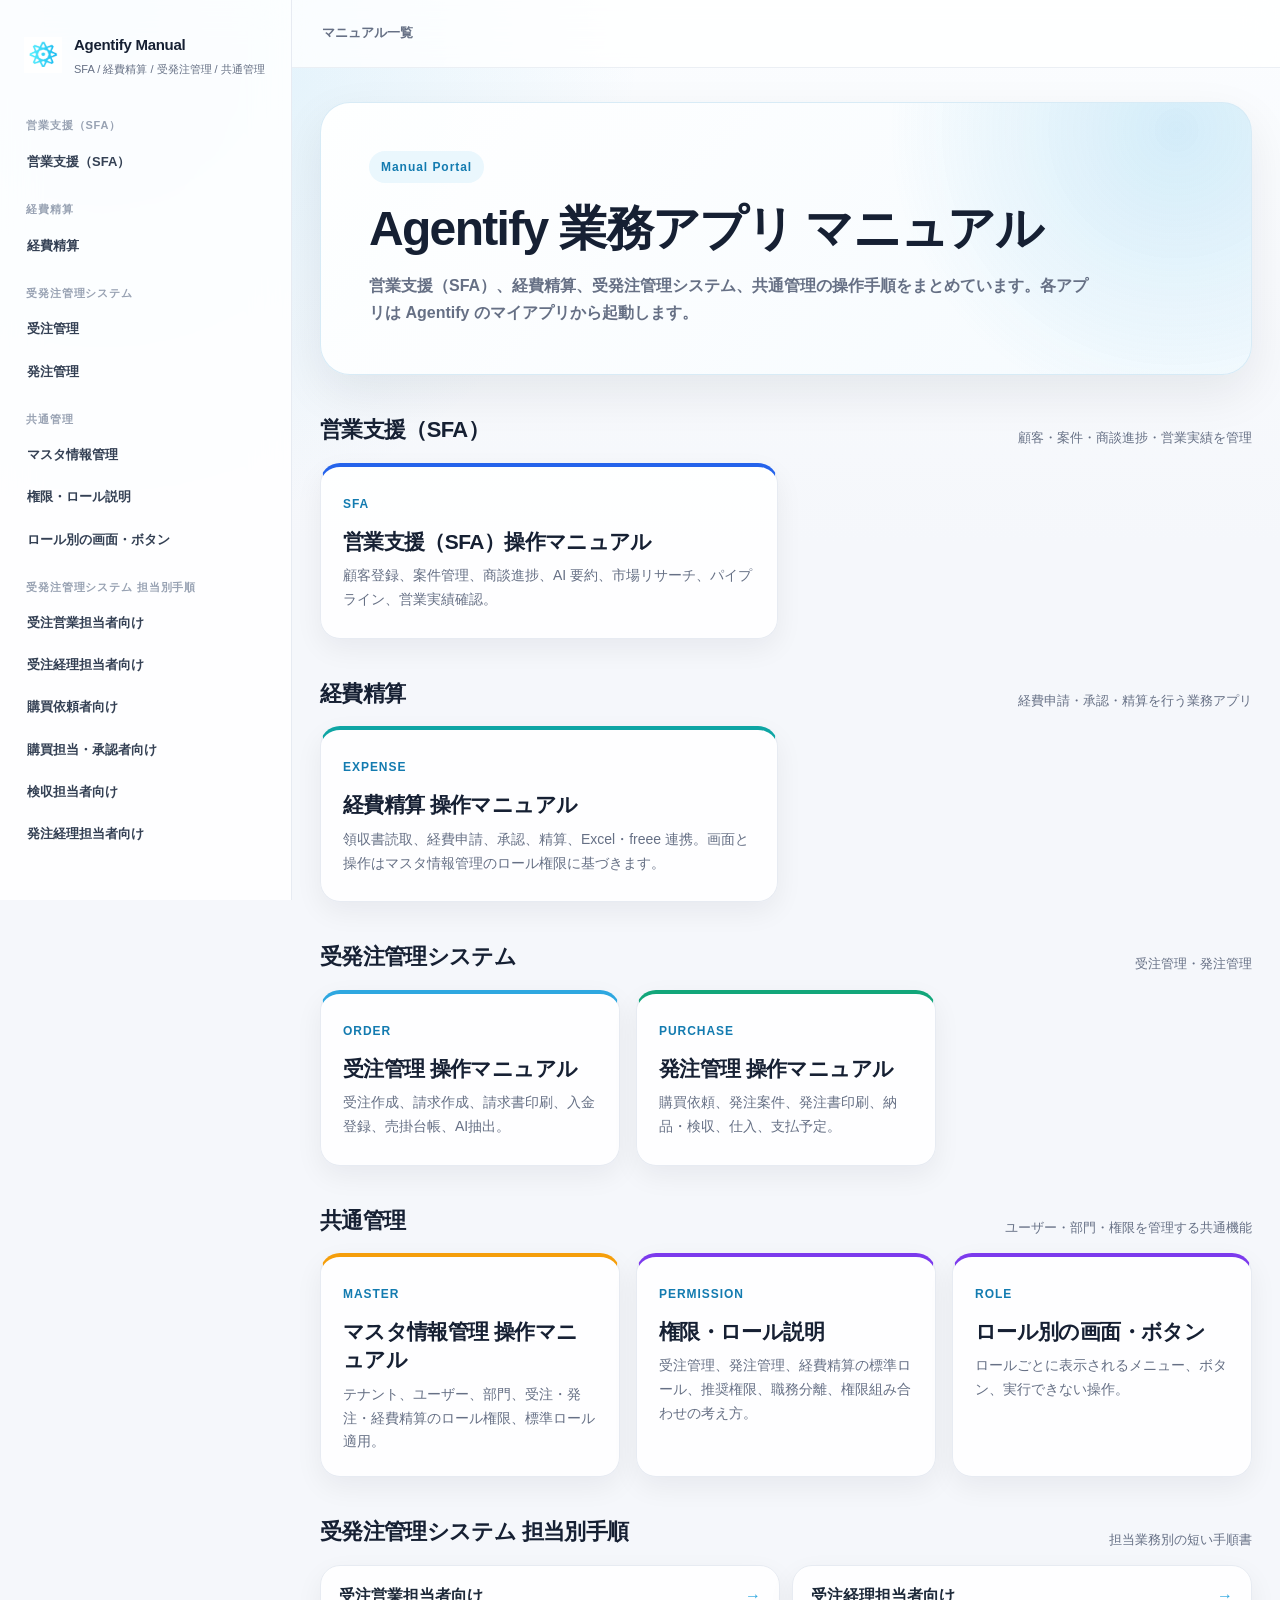
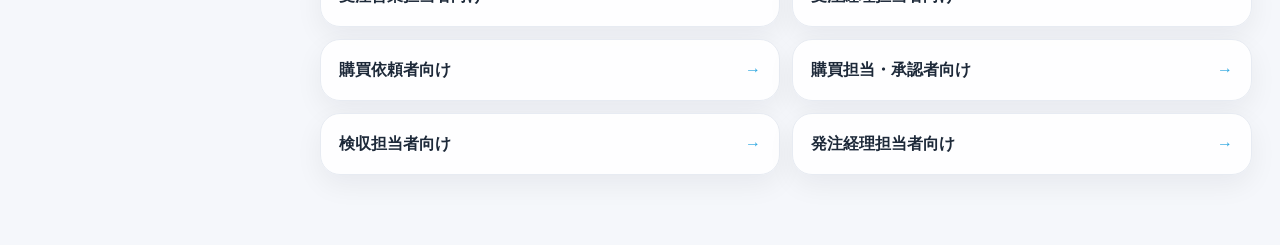
<file: manuals/index.html>
<!doctype html>
<html lang="ja">
<head>
  <meta charset="utf-8">
  <meta name="viewport" content="width=device-width, initial-scale=1">
  <title>Agentify 業務アプリ マニュアル</title>
  <link rel="stylesheet" href="./manual-site.css">
</head>
<body>
  <div class="shell">
    <aside class="sidebar">
      <a class="brand" href="./index.html">
        <img class="brand-logo" src="./logo.png" alt="Agentify">
        <span>
          <strong>Agentify Manual</strong>
          <small>SFA / 経費精算 / 受発注管理 / 共通管理</small>
        </span>
      </a>

      <nav class="nav" aria-label="マニュアルメニュー">
        <p class="nav-label">営業支援（SFA）</p>
        <a href="#/sfa-management-manual.md" data-doc="sfa-management-manual.md">営業支援（SFA）</a>

        <p class="nav-label">経費精算</p>
        <a href="#/expense-management-manual.md" data-doc="expense-management-manual.md">経費精算</a>

        <p class="nav-label">受発注管理システム</p>
        <a href="#/order-management-manual.md" data-doc="order-management-manual.md">受注管理</a>
        <a href="#/purchase-management-manual.md" data-doc="purchase-management-manual.md">発注管理</a>

        <p class="nav-label">共通管理</p>
        <a href="#/master-management-manual.md" data-doc="master-management-manual.md">マスタ情報管理</a>
        <a href="#/role-permission-guide.md" data-doc="role-permission-guide.md">権限・ロール説明</a>
        <a href="#/role-based-operation-guide.md" data-doc="role-based-operation-guide.md">ロール別の画面・ボタン</a>

        <p class="nav-label">受発注管理システム 担当別手順</p>
        <a href="#/quick-guides/order-sales-quick-guide.md" data-doc="quick-guides/order-sales-quick-guide.md">受注営業担当者向け</a>
        <a href="#/quick-guides/order-accounting-quick-guide.md" data-doc="quick-guides/order-accounting-quick-guide.md">受注経理担当者向け</a>
        <a href="#/quick-guides/purchase-requester-quick-guide.md" data-doc="quick-guides/purchase-requester-quick-guide.md">購買依頼者向け</a>
        <a href="#/quick-guides/purchase-manager-quick-guide.md" data-doc="quick-guides/purchase-manager-quick-guide.md">購買担当・承認者向け</a>
        <a href="#/quick-guides/purchase-inspection-quick-guide.md" data-doc="quick-guides/purchase-inspection-quick-guide.md">検収担当者向け</a>
        <a href="#/quick-guides/purchase-accounting-quick-guide.md" data-doc="quick-guides/purchase-accounting-quick-guide.md">発注経理担当者向け</a>

      </nav>
    </aside>

    <main class="main">
      <header class="topbar">
        <button class="menu-button" type="button" aria-label="メニューを開く">☰</button>
        <div class="crumb" id="breadcrumb">マニュアル一覧</div>
      </header>

      <section id="home" class="home">
        <div class="hero">
          <span class="eyebrow">Manual Portal</span>
          <h1>Agentify 業務アプリ マニュアル</h1>
          <p>営業支援（SFA）、経費精算、受発注管理システム、共通管理の操作手順をまとめています。各アプリは Agentify のマイアプリから起動します。</p>
        </div>

        <div class="section-title">
          <span>営業支援（SFA）</span>
          <small>顧客・案件・商談進捗・営業実績を管理</small>
        </div>
        <div class="card-grid compact">
          <a class="doc-card accent-sfa" href="#/sfa-management-manual.md">
            <span>SFA</span>
            <strong>営業支援（SFA）操作マニュアル</strong>
            <p>顧客登録、案件管理、商談進捗、AI 要約、市場リサーチ、パイプライン、営業実績確認。</p>
          </a>
        </div>

        <div class="section-title">
          <span>経費精算</span>
          <small>経費申請・承認・精算を行う業務アプリ</small>
        </div>
        <div class="card-grid compact">
          <a class="doc-card accent-expense" href="#/expense-management-manual.md">
            <span>Expense</span>
            <strong>経費精算 操作マニュアル</strong>
            <p>領収書読取、経費申請、承認、精算、Excel・freee 連携。画面と操作はマスタ情報管理のロール権限に基づきます。</p>
          </a>
        </div>

        <div class="section-title">
          <span>受発注管理システム</span>
          <small>受注管理・発注管理</small>
        </div>
        <div class="card-grid">
          <a class="doc-card accent-order" href="#/order-management-manual.md">
            <span>Order</span>
            <strong>受注管理 操作マニュアル</strong>
            <p>受注作成、請求作成、請求書印刷、入金登録、売掛台帳、AI抽出。</p>
          </a>
          <a class="doc-card accent-purchase" href="#/purchase-management-manual.md">
            <span>Purchase</span>
            <strong>発注管理 操作マニュアル</strong>
            <p>購買依頼、発注案件、発注書印刷、納品・検収、仕入、支払予定。</p>
          </a>
        </div>

        <div class="section-title">
          <span>共通管理</span>
          <small>ユーザー・部門・権限を管理する共通機能</small>
        </div>
        <div class="card-grid">
          <a class="doc-card accent-master" href="#/master-management-manual.md">
            <span>Master</span>
            <strong>マスタ情報管理 操作マニュアル</strong>
            <p>テナント、ユーザー、部門、受注・発注・経費精算のロール権限、標準ロール適用。</p>
          </a>
          <a class="doc-card accent-role" href="#/role-permission-guide.md">
            <span>Permission</span>
            <strong>権限・ロール説明</strong>
            <p>受注管理、発注管理、経費精算の標準ロール、推奨権限、職務分離、権限組み合わせの考え方。</p>
          </a>
          <a class="doc-card accent-role" href="#/role-based-operation-guide.md">
            <span>Role</span>
            <strong>ロール別の画面・ボタン</strong>
            <p>ロールごとに表示されるメニュー、ボタン、実行できない操作。</p>
          </a>
        </div>

        <div class="section-title">
          <span>受発注管理システム 担当別手順</span>
          <small>担当業務別の短い手順書</small>
        </div>
        <div class="quick-grid">
          <a href="#/quick-guides/order-sales-quick-guide.md">受注営業担当者向け</a>
          <a href="#/quick-guides/order-accounting-quick-guide.md">受注経理担当者向け</a>
          <a href="#/quick-guides/purchase-requester-quick-guide.md">購買依頼者向け</a>
          <a href="#/quick-guides/purchase-manager-quick-guide.md">購買担当・承認者向け</a>
          <a href="#/quick-guides/purchase-inspection-quick-guide.md">検収担当者向け</a>
          <a href="#/quick-guides/purchase-accounting-quick-guide.md">発注経理担当者向け</a>
        </div>
      </section>

      <article id="document" class="document" hidden></article>
    </main>
  </div>

  <div class="overlay" hidden></div>
  <script src="./manual-site.js"></script>
</body>
</html>
</file>
<file: manuals/manual-site.css>
:root {
  --bg: #f5f7fb;
  --panel: #ffffff;
  --text: #162033;
  --muted: #667085;
  --line: #e7ebf2;
  --blue: #2ea7e0;
  --blue-dark: #137bb0;
  --green: #12a67a;
  --orange: #f59e0b;
  --shadow: 0 18px 48px rgba(17, 24, 39, 0.08);
}

* { box-sizing: border-box; }

body {
  margin: 0;
  color: var(--text);
  background:
    radial-gradient(circle at 8% 0%, rgba(46, 167, 224, 0.16), transparent 34rem),
    linear-gradient(180deg, #fbfdff 0%, var(--bg) 34rem);
  font-family: -apple-system, BlinkMacSystemFont, "Segoe UI", "Hiragino Kaku Gothic ProN", "Yu Gothic", "Noto Sans JP", sans-serif;
  line-height: 1.7;
  -webkit-font-smoothing: antialiased;
  text-rendering: optimizeLegibility;
}

a { color: inherit; }

.shell {
  display: grid;
  grid-template-columns: 292px minmax(0, 1fr);
  min-height: 100vh;
}

.sidebar {
  position: sticky;
  top: 0;
  height: 100vh;
  padding: 22px 16px;
  border-right: 1px solid var(--line);
  background: rgba(255, 255, 255, 0.86);
  backdrop-filter: blur(18px);
  overflow-y: auto;
}

.brand {
  display: flex;
  align-items: center;
  gap: 12px;
  padding: 10px 8px 20px;
  text-decoration: none;
}

.brand-mark {
  display: grid;
  place-items: center;
  width: 38px;
  height: 38px;
  border-radius: 13px;
  color: #fff;
  background: linear-gradient(135deg, var(--blue), var(--blue-dark));
  font-weight: 900;
  box-shadow: 0 12px 26px rgba(46, 167, 224, 0.28);
}

.brand-logo {
  width: 38px;
  height: 38px;
  object-fit: contain;
  flex: 0 0 auto;
}

.brand strong {
  display: block;
  font-size: 15px;
  letter-spacing: -0.02em;
}

.brand small {
  display: block;
  margin-top: 2px;
  color: var(--muted);
  font-size: 11px;
}

.nav-label {
  margin: 18px 10px 7px;
  color: #98a2b3;
  font-size: 11px;
  font-weight: 800;
  letter-spacing: 0.08em;
}

.nav a {
  display: block;
  margin: 2px 0;
  padding: 9px 11px;
  border-radius: 11px;
  color: #344054;
  text-decoration: none;
  font-size: 13px;
  font-weight: 650;
}

.nav a:hover {
  background: #f0f7fc;
  color: var(--blue-dark);
}

.nav a.active {
  background: #e9f7fd;
  color: var(--blue-dark);
}

.main {
  min-width: 0;
}

.topbar {
  position: sticky;
  top: 0;
  z-index: 10;
  display: flex;
  align-items: center;
  justify-content: space-between;
  gap: 14px;
  min-height: 68px;
  padding: 14px 30px;
  border-bottom: 1px solid rgba(231, 235, 242, 0.8);
  background: rgba(255, 255, 255, 0.78);
  backdrop-filter: blur(18px);
}

.menu-button {
  display: none;
  width: 38px;
  height: 38px;
  border: 1px solid var(--line);
  border-radius: 12px;
  background: #fff;
  color: var(--text);
  font-size: 18px;
}

.crumb {
  color: var(--muted);
  font-size: 13px;
  font-weight: 700;
}

.home,
.document {
  width: min(1080px, calc(100% - 56px));
  margin: 0 auto;
  padding: 34px 0 70px;
}

.hero {
  padding: 48px;
  border: 1px solid rgba(214, 234, 246, 0.95);
  border-radius: 30px;
  background:
    radial-gradient(circle at 92% 10%, rgba(46, 167, 224, 0.18), transparent 18rem),
    linear-gradient(135deg, rgba(255, 255, 255, 0.94), rgba(244, 250, 254, 0.94));
  box-shadow: var(--shadow);
}

.eyebrow {
  display: inline-flex;
  padding: 6px 12px;
  border-radius: 999px;
  color: var(--blue-dark);
  background: #eaf7fd;
  font-size: 12px;
  font-weight: 900;
  letter-spacing: 0.08em;
}

.hero h1 {
  margin: 18px 0 14px;
  max-width: 820px;
  font-size: clamp(30px, 4.1vw, 48px);
  line-height: 1.18;
  letter-spacing: -0.035em;
  font-weight: 800;
}

.hero p {
  margin: 0;
  max-width: 720px;
  color: var(--muted);
  font-size: 16px;
  font-weight: 600;
}

.section-title {
  display: flex;
  align-items: end;
  justify-content: space-between;
  gap: 20px;
  margin: 36px 0 14px;
}

.section-title span {
  font-size: 22px;
  font-weight: 900;
  letter-spacing: -0.03em;
}

.section-title small {
  color: var(--muted);
  font-size: 13px;
}

.card-grid {
  display: grid;
  grid-template-columns: repeat(3, minmax(0, 1fr));
  gap: 16px;
}

.card-grid.compact {
  grid-template-columns: repeat(2, minmax(0, 1fr));
}

.doc-card,
.quick-grid a {
  border: 1px solid var(--line);
  border-radius: 20px;
  background: rgba(255, 255, 255, 0.94);
  box-shadow: 0 10px 28px rgba(17, 24, 39, 0.06);
  text-decoration: none;
  transition: transform 0.16s ease, box-shadow 0.16s ease, border-color 0.16s ease;
}

.doc-card {
  min-height: 176px;
  padding: 22px;
}

.doc-card:hover,
.quick-grid a:hover {
  transform: translateY(-3px);
  border-color: #a8dff4;
  box-shadow: 0 18px 38px rgba(17, 24, 39, 0.1);
}

.doc-card span {
  display: inline-flex;
  color: var(--blue-dark);
  font-size: 12px;
  font-weight: 900;
  letter-spacing: 0.08em;
  text-transform: uppercase;
}

.doc-card strong {
  display: block;
  margin: 12px 0 8px;
  font-size: 21px;
  line-height: 1.35;
  letter-spacing: -0.03em;
}

.doc-card p {
  margin: 0;
  color: var(--muted);
  font-size: 14px;
}

.accent-order { border-top: 4px solid var(--blue); }
.accent-purchase { border-top: 4px solid var(--green); }
.accent-master { border-top: 4px solid var(--orange); }
.accent-expense { border-top: 4px solid #0ea5a4; }
.accent-role { border-top: 4px solid #7c3aed; }
.accent-sfa { border-top: 4px solid #2563eb; }

.quick-grid {
  display: grid;
  grid-template-columns: repeat(2, minmax(0, 1fr));
  gap: 12px;
}

.quick-grid a {
  display: flex;
  align-items: center;
  justify-content: space-between;
  min-height: 62px;
  padding: 16px 18px;
  color: #1d2939;
  font-weight: 800;
}

.quick-grid a::after {
  content: "→";
  color: var(--blue);
}

.document {
  max-width: 1180px;
}

.doc-layout {
  display: grid;
  grid-template-columns: minmax(0, 1fr) 240px;
  gap: 22px;
  align-items: start;
}

.doc-body {
  min-width: 0;
  padding: 42px 48px 54px;
  border: 1px solid var(--line);
  border-radius: 26px;
  background: #fff;
  box-shadow: var(--shadow);
}

.doc-body h1,
.doc-body h2,
.doc-body h3 {
  scroll-margin-top: 92px;
}

.doc-body h1 {
  margin: 0 0 22px;
  font-size: 34px;
  line-height: 1.25;
  letter-spacing: -0.04em;
}

.doc-body h2 {
  margin: 42px 0 14px;
  padding-top: 22px;
  border-top: 1px solid var(--line);
  font-size: 25px;
  letter-spacing: -0.03em;
}

.doc-body h3 {
  margin: 28px 0 10px;
  font-size: 20px;
}

.doc-body p,
.doc-body li {
  color: #344054;
  font-size: 15px;
}

.doc-body a {
  color: var(--blue-dark);
  font-weight: 700;
}

.doc-body img {
  display: block;
  max-width: 100%;
  margin: 18px 0 26px;
  border: 1px solid var(--line);
  border-radius: 16px;
  box-shadow: 0 12px 30px rgba(17, 24, 39, 0.08);
}

.doc-body table {
  width: 100%;
  margin: 18px 0 24px;
  border-collapse: collapse;
  overflow: hidden;
  border-radius: 14px;
  box-shadow: 0 0 0 1px var(--line);
}

.doc-body th,
.doc-body td {
  padding: 11px 12px;
  border-bottom: 1px solid var(--line);
  text-align: left;
  vertical-align: top;
  font-size: 14px;
}

.doc-body th {
  background: #f6f8fb;
  color: #344054;
  font-weight: 900;
}

.doc-body tr:last-child td {
  border-bottom: 0;
}

.doc-body code {
  padding: 2px 6px;
  border-radius: 7px;
  background: #f2f4f7;
  color: #344054;
  font-size: 0.92em;
}

.doc-body pre {
  overflow-x: auto;
  padding: 16px;
  border-radius: 14px;
  background: #101828;
  color: #f9fafb;
}

.doc-body pre code {
  padding: 0;
  background: transparent;
  color: inherit;
}

.toc {
  position: sticky;
  top: 88px;
  max-height: calc(100vh - 112px);
  overflow-y: auto;
  padding: 18px 16px;
  border: 1px solid var(--line);
  border-radius: 20px;
  background: rgba(255, 255, 255, 0.88);
  box-shadow: 0 10px 28px rgba(17, 24, 39, 0.06);
}

.toc-title {
  margin-bottom: 10px;
  color: #98a2b3;
  font-size: 12px;
  font-weight: 900;
  letter-spacing: 0.08em;
}

.toc a {
  display: block;
  padding: 6px 0;
  color: #475467;
  text-decoration: none;
  font-size: 13px;
  line-height: 1.45;
  border-left: 2px solid transparent;
}

.toc a:hover {
  color: var(--blue-dark);
}

.toc .toc-level-3 {
  padding-left: 12px;
  color: #667085;
  font-size: 12px;
}

.loading,
.error {
  padding: 34px;
  border: 1px solid var(--line);
  border-radius: 22px;
  background: #fff;
  box-shadow: var(--shadow);
}

.error {
  color: #b42318;
  background: #fff8f7;
}

.overlay {
  position: fixed;
  inset: 0;
  z-index: 20;
  background: rgba(17, 24, 39, 0.35);
}

@media (max-width: 980px) {
  .shell {
    grid-template-columns: 1fr;
  }

  .sidebar {
    position: fixed;
    inset: 0 auto 0 0;
    z-index: 30;
    width: min(320px, 86vw);
    transform: translateX(-100%);
    transition: transform 0.18s ease;
  }

  body.menu-open .sidebar {
    transform: translateX(0);
  }

  .menu-button {
    display: inline-grid;
    place-items: center;
  }

  .home,
  .document {
    width: min(100% - 32px, 940px);
  }

  .hero {
    padding: 32px 24px;
  }

  .card-grid,
  .quick-grid {
    grid-template-columns: 1fr;
  }

  .doc-body {
    padding: 28px 20px 36px;
  }

  .doc-layout {
    display: block;
  }

  .toc {
    display: none;
  }

  .topbar {
    padding: 12px 16px;
  }
}
</file>
